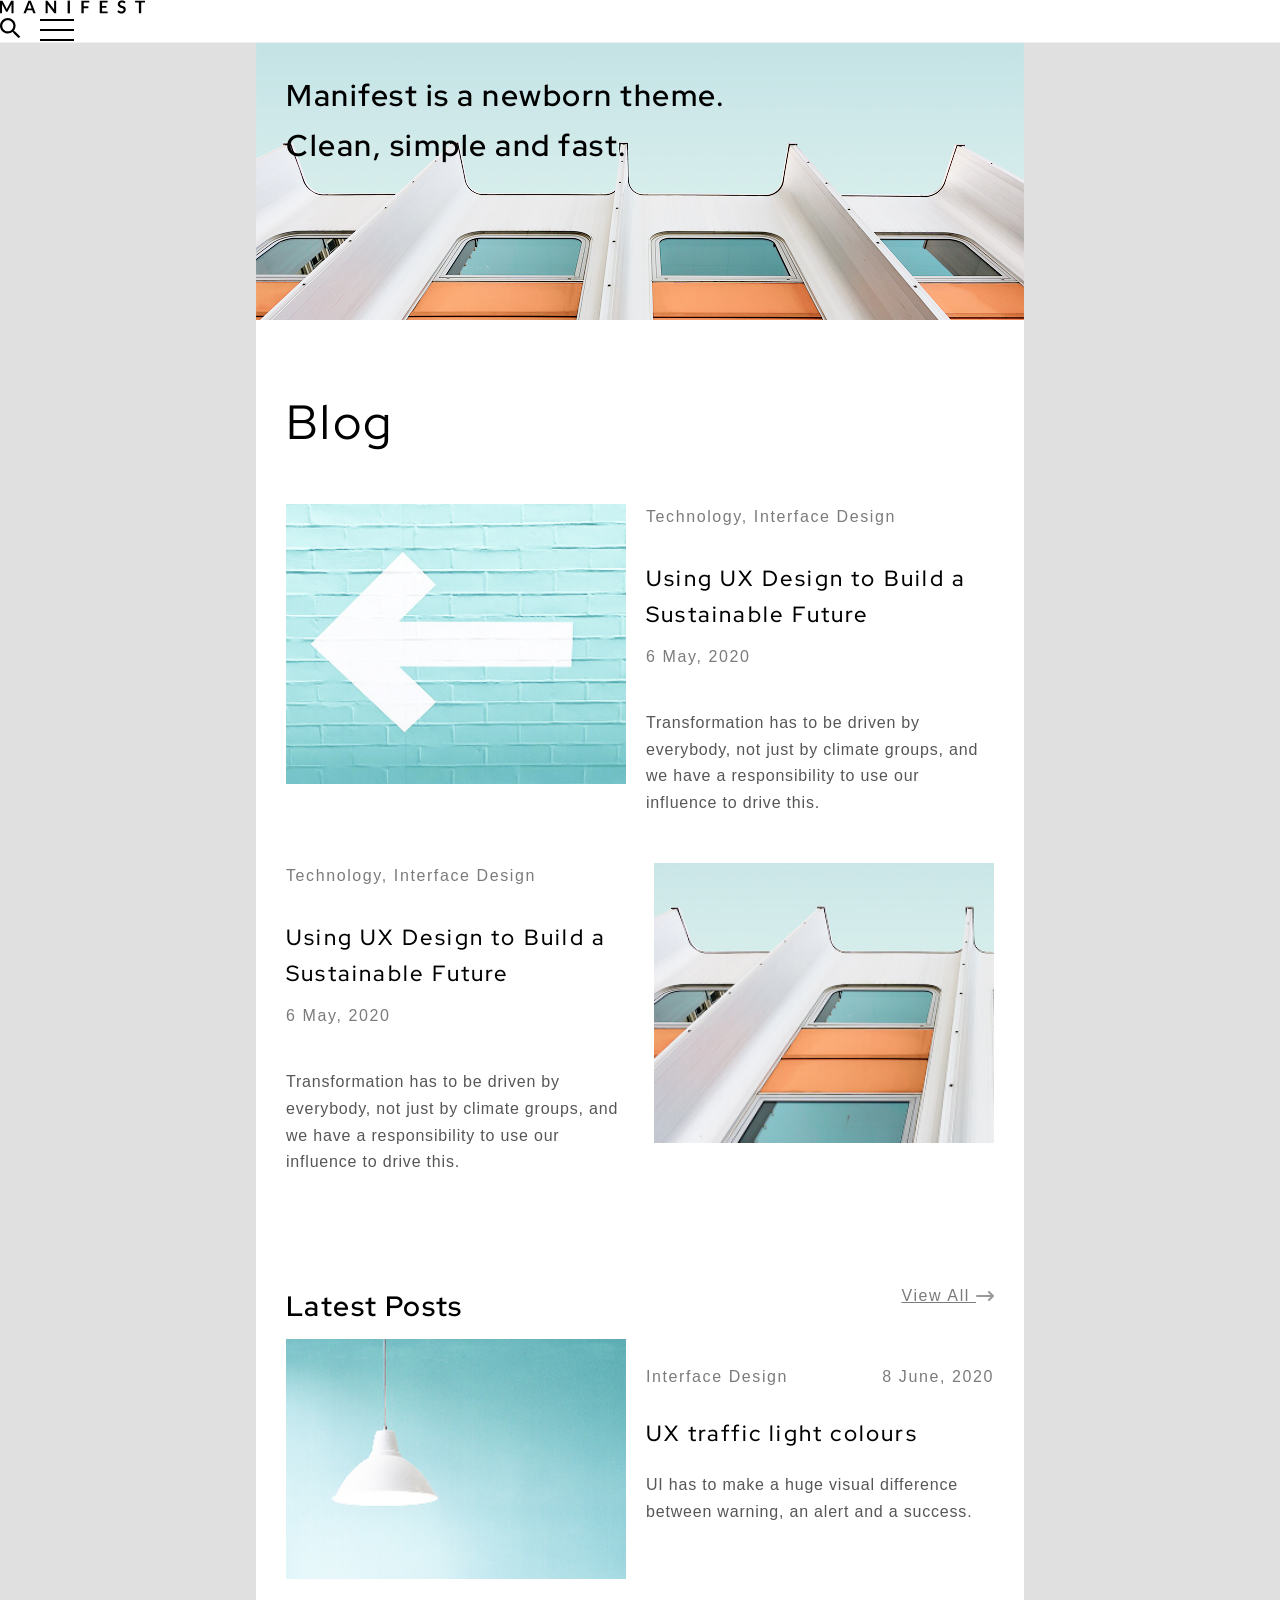
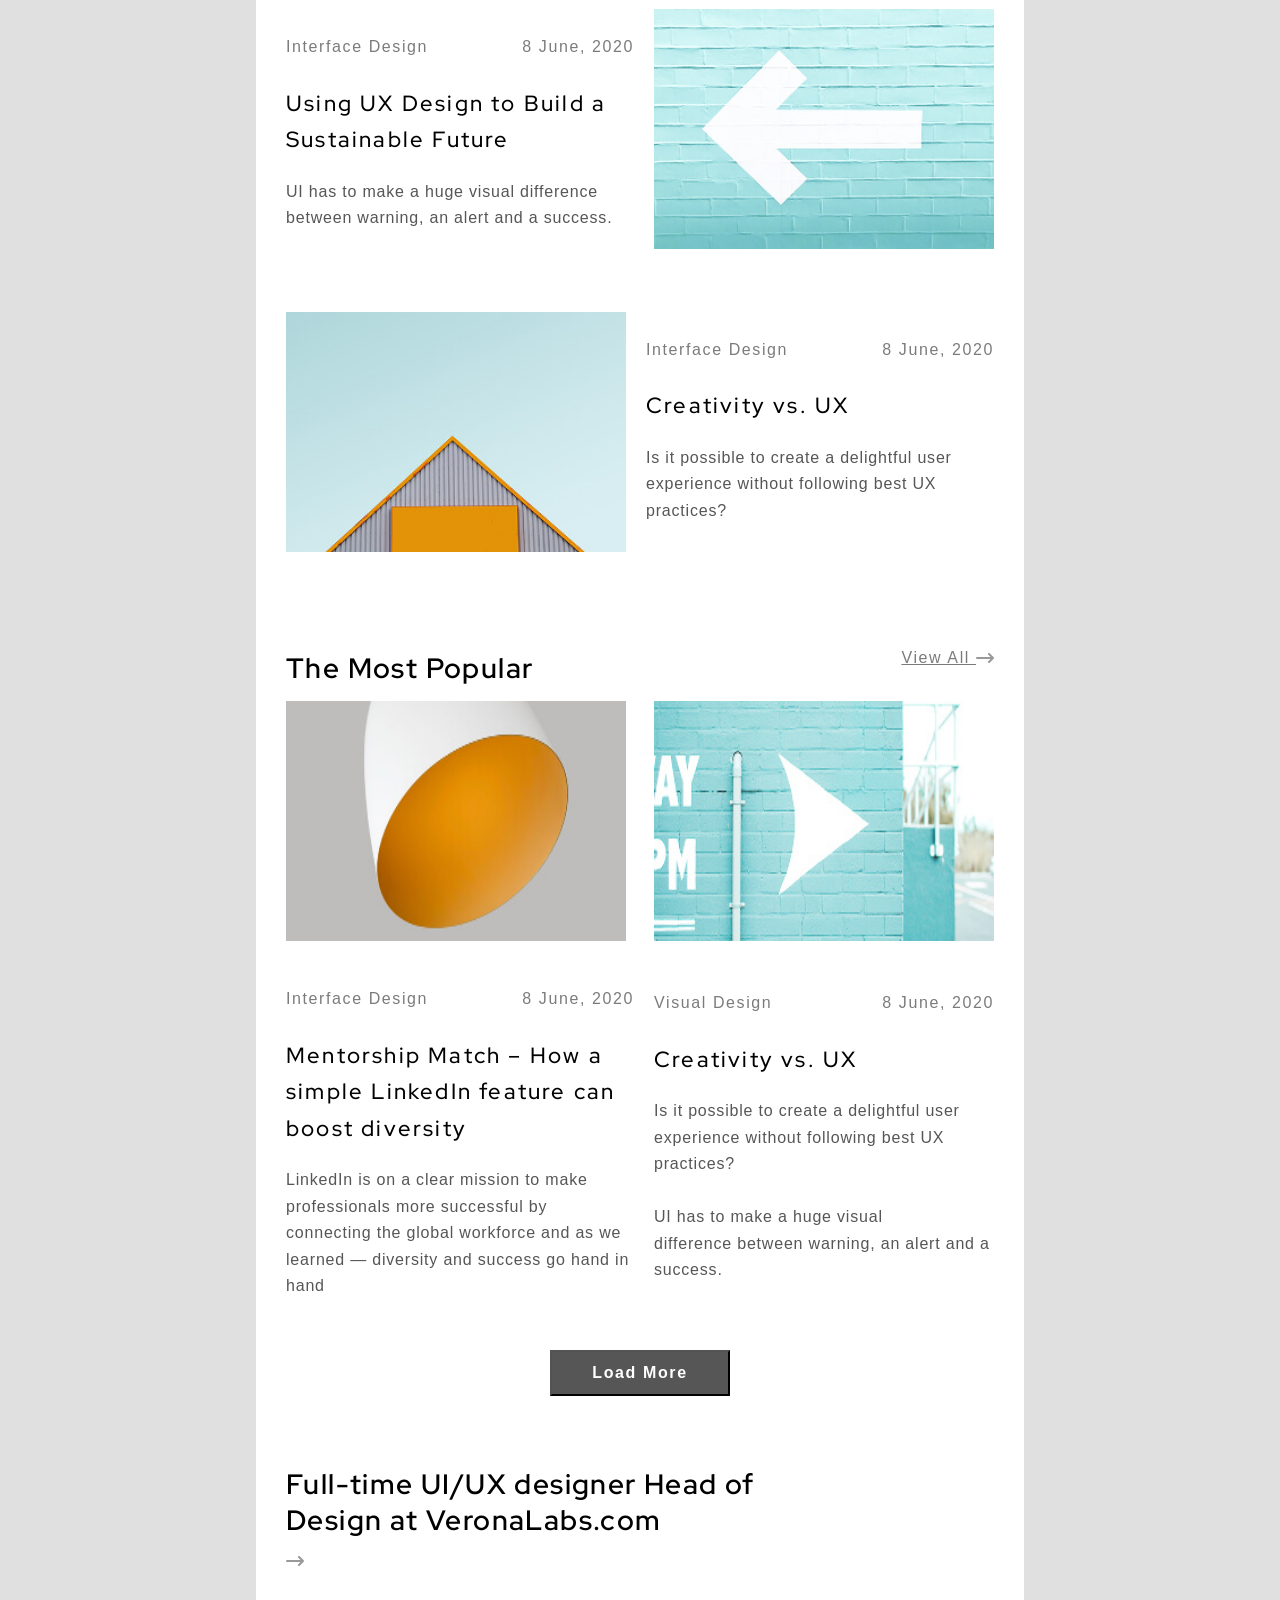
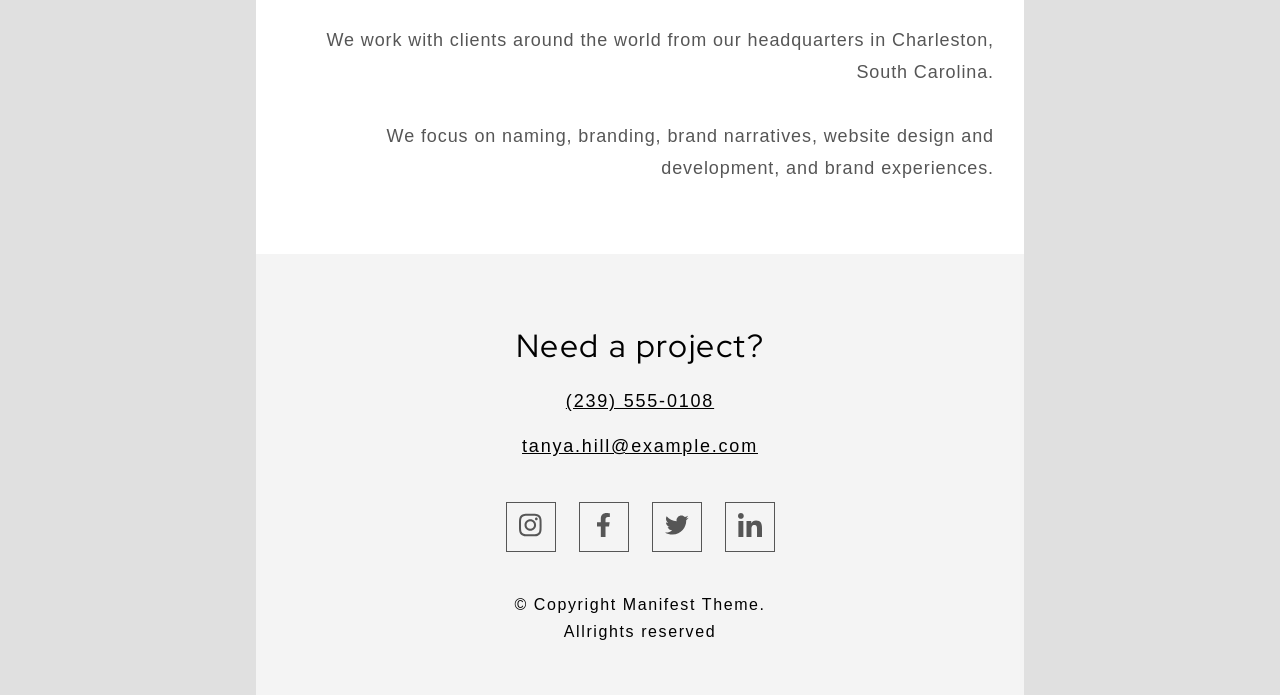
<file: Index.html>
<!doctype html>
<html lang="en">
  <head>
    <meta charset="UTF-8" />
    <meta name="viewport" content="width=device-width, initial-scale=1.0" />
    <title>Manifest</title>
    <link rel="preconnect" href="https://fonts.googleapis.com">
<link rel="preconnect" href="https://fonts.gstatic.com" crossorigin>
<link href="https://fonts.googleapis.com/css2?family=Red+Hat+Display:ital,wght@0,300..900;1,300..900&display=swap" rel="stylesheet">
    <link rel="stylesheet" href="./style.css" />
  </head>
  <body>
    <header class="header">
      <a href="." class="logo"
        ><svg class="" width="145" height="14">
          <use href="./img/sprite.svg#icon-Logo"></use></svg
      ></a>
      <div class="icons">
        <div class="search-icon">
          <svg class="" width="20" height="20">
            <use href="./img/sprite.svg#icon-search"></use>
          </svg>
        </div>
        <div class="menu-icon">
          <svg class="" width="34" height="22">
            <use href="./img/sprite.svg#icon-hamburger1"></use>
          </svg>
        </div>
      </div>
    </header>
    <div class="container hero-section">
      <h1 class="hero-titel">
        Manifest is a newborn theme. Clean, simple and fast.
      </h1>
    </div>

    <div class="container blog-section">

      
      <article class="blog-post">
        <h2 class="page-title">Blog</h2>

<ul class="blog-list">
          <li class="blog-item first ">
         <div class="blog-item-first">
              <p class="post-categories">Technology, Interface Design</p>
      
              <h3 class="post-title">
                Using UX Design to Build a Sustainable Future
              </h3>
      
              <p class="post-date">6 May, 2020</p>
      
              <p class="post-excerpt">
                Transformation has to be driven by everybody, not just by climate
                groups, and we have a responsibility to use our influence to drive
                this.
              </p>
         </div>
    
            <div class="post-image">
              <img class="image" src="./img/320/image (1).jpg" alt="UX Design illustration" />
            </div>
          </li>
          <li class="blog-item">
           <div class="blog-item-first">
              <p class="post-categories">Technology, Interface Design</p>
      
              <h3 class="post-title">
                Using UX Design to Build a Sustainable Future
              </h3>
      
              <p class="post-date">6 May, 2020</p>
      
              <p class="post-excerpt">
                Transformation has to be driven by everybody, not just by climate
                groups, and we have a responsibility to use our influence to drive
                this.
              </p>
           </div>
    
            <div class="post-image">
              <img class="image" src="./img/320/image.jpg" alt="UX Design illustration" />
            </div>
          </li>
</ul>
      </article>
    </div>
 <div class="container posts-section">

  <section class=" latest-posts">
    
    <div class="section-header">
        <h2 class="section-title">Latest Posts</h2>
        <a href="." class="view-all">View All 
            <svg width="18" height="10" viewBox="0 0 18 10" fill="none" xmlns="http://www.w3.org/2000/svg">
                <path d="M13 1L17 5M17 5L13 9M17 5H1" stroke="#999" stroke-width="2" stroke-linecap="round" stroke-linejoin="round"/>
            </svg>
        </a>
    </div>

  
    <div class="posts-list">
        
        <article class="post-card">
            <img  src="./img/320/image-1 (1).jpg" alt="UX traffic light" class="post-image">
          <div>
              <div class="post-meta">
                  <span class="category">Interface Design</span>
                  <span class="date">8 June, 2020</span>
              </div>
              <h3 class="post-card-title">UX traffic light colours</h3>
              <p class="post-card-excerpt">UI has to make a huge visual difference between warning, an alert and a success.</p>
          </div>
        </article>

        
        <article class="post-card first">
            <img src="./img/320/image-2 (1).jpg" alt="Sustainable Future" class="post-image">
           <div>
              <div class="post-meta">
                  <span class="category">Interface Design</span>
                  <span class="date">8 June, 2020</span>
              </div>
              <h3 class="post-card-title">Using UX Design to Build a Sustainable Future</h3>
              <p class="post-card-excerpt">UI has to make a huge visual difference between warning, an alert and a success.</p>
           </div>
        </article>

        <article class="post-card">
            <img src="./img/320/image-1.jpg" alt="Creativity vs UX" class="post-image">
            <div>
              <div class="post-meta">
                  <span class="category">Interface Design</span>
                  <span class="date">8 June, 2020</span>
              </div>
              <h3 class="post-card-title">Creativity vs. UX</h3>
              <p class="post-card-excerpt">Is it possible to create a delightful user experience without following best UX practices?</p>
            </div>
        </article>

    </div>
</section>
 </div>

<div class="container">
   <section class=" popular-posts">
    
      <div class="section-header">
          <h2 class="section-title">The Most Popular</h2>
          <a href="." class="view-all">View All 
              <svg width="18" height="10" viewBox="0 0 18 10" fill="none" xmlns="http://www.w3.org/2000/svg">
                  <path d="M13 1L17 5M17 5L13 9M17 5H1" stroke="#999" stroke-width="2" stroke-linecap="round" stroke-linejoin="round"/>
              </svg>
          </a>
      </div>
  
      <div class="posts-list-pop">
         
          <article class="post-card second">
              <img src="./img/320/image-2.jpg" alt="Mentorship Match" class="post-image pop">
             <div>
                <div class="post-meta">
                    <span class="category">Interface Design</span>
                    <span class="date">8 June, 2020</span>
                </div>
                <h3 class="post-card-title">Mentorship Match – How a simple LinkedIn feature can boost diversity</h3>
                <p class="post-card-excerpt">LinkedIn is on a clear mission to make professionals more successful by connecting the global workforce and as we learned — diversity and success go hand in hand</p>
             </div>
          </article>
  
          
          <article class="post-card second">
              <div class="video-container">
                  <img src="./img/320/Image-3.jpg" alt="Creativity vs UX" class="post-image pop">
                  
                  
              </div>

            <div>
                <div class="post-meta">
                    <span class="category">Visual Design</span>
                    <span class="date">8 June, 2020</span>
                </div>
                <h3 class="post-card-title">Creativity vs. UX</h3>
                <p class="post-card-excerpt">Is it possible to create a delightful user experience without following best UX practices? <br>
                  <br> UI has to make a huge visual <br> difference between warning, an alert and a success.</p>
            </div>
          </article>
     
  </div>
     
      <button class="load-more-btn">Load More</button>
  </section>
</div>

<div class="container section-time">

 

<div >
          <h2 class="section-title">Full-time UI/UX designer
Head of Design at VeronaLabs.com</h2>
          <a href="." class="view-all"> 
              <svg width="18" height="10" viewBox="0 0 18 10" fill="none" xmlns="http://www.w3.org/2000/svg">
                  <path d="M13 1L17 5M17 5L13 9M17 5H1" stroke="#999" stroke-width="2" stroke-linecap="round" stroke-linejoin="round"/>
              </svg>
          </a>
          
      </div>
       <p class="post-card-time">We work with clients around the world from our headquarters in Charleston, South Carolina. <br>
        <br>
We focus on naming, branding, brand narratives, website design and development, and brand experiences.</p>
      

</div>

<footer class="footer container">
  <div class="footer-one">
      <div class="footer-one-title">
        <h2 class="footer-title">Need a project?</h2>
        
        <div class="footer-contacts">
            <a href="tel:2395550108" class="contact-link">(239) 555-0108</a>
            <a href="mailto:tanya.hill@example.com" class="contact-link">tanya.hill@example.com</a>
        </div>
      </div>
  
     
      <div class="social-icons">
          <div class="box">
            <a href="." class="social-box">  <svg class="" width="24" height="24">
                          <use href="./img/sprite.svg#icon-i"></use>
                        </svg></a>
          </div>
          <div class="box">
            <a href="." class="social-box"><svg class="" width="24" height="24">
                          <use href="./img/sprite.svg#icon-f"></use>
                        </svg></a>
          </div>
        <div class="box">
            <a href="." class="social-box active"><svg class="" width="30" height="24">
                          <use href="./img/sprite.svg#icon-t"></use>
                        </svg></a>
        </div>
          <div class="box">
            <a href="." class="social-box"> <svg class="" width="24" height="24">
                          <use href="./img/sprite.svg#icon-l"></use>
                        </svg></a>
          </div>
      </div>
  </div>

    <p class="copyright">
        © Copyright Manifest Theme.<br>
        Allrights reserved
    </p>
</footer>



   
  </body>
</html>
</file>
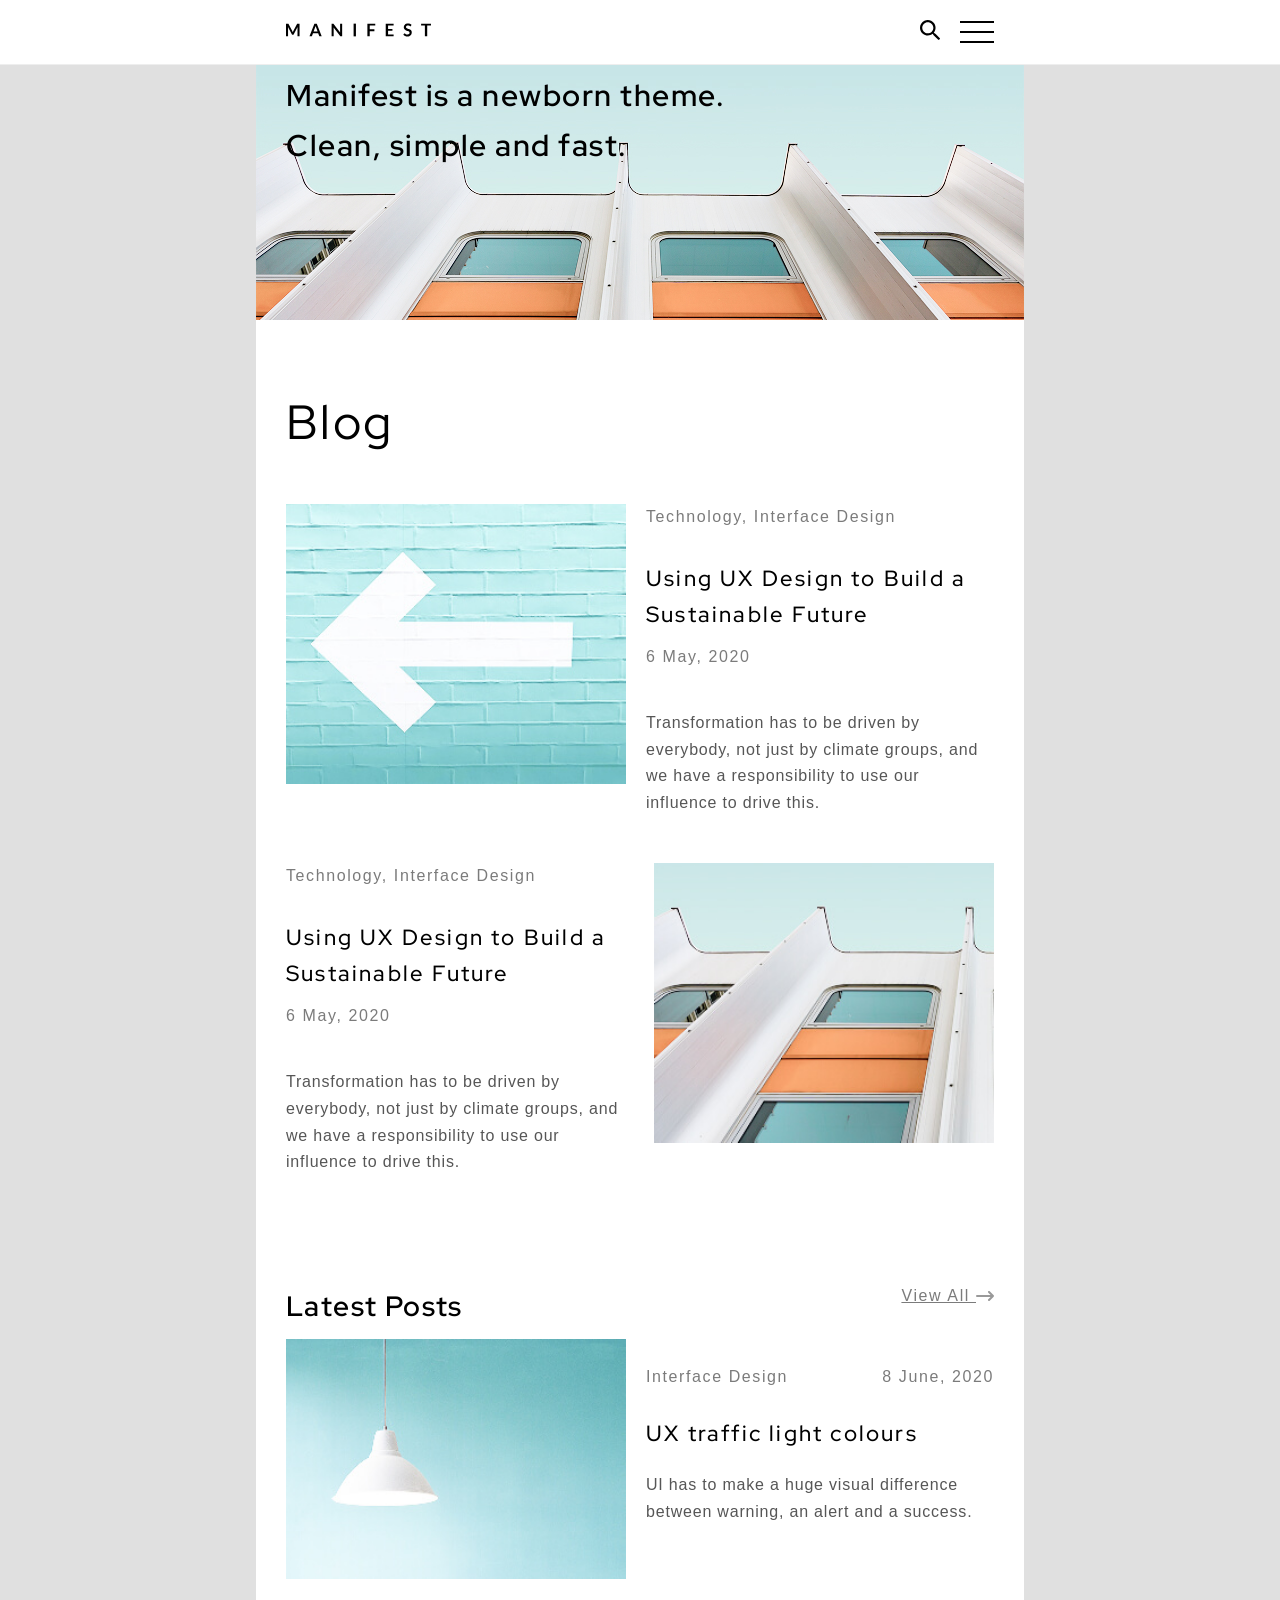
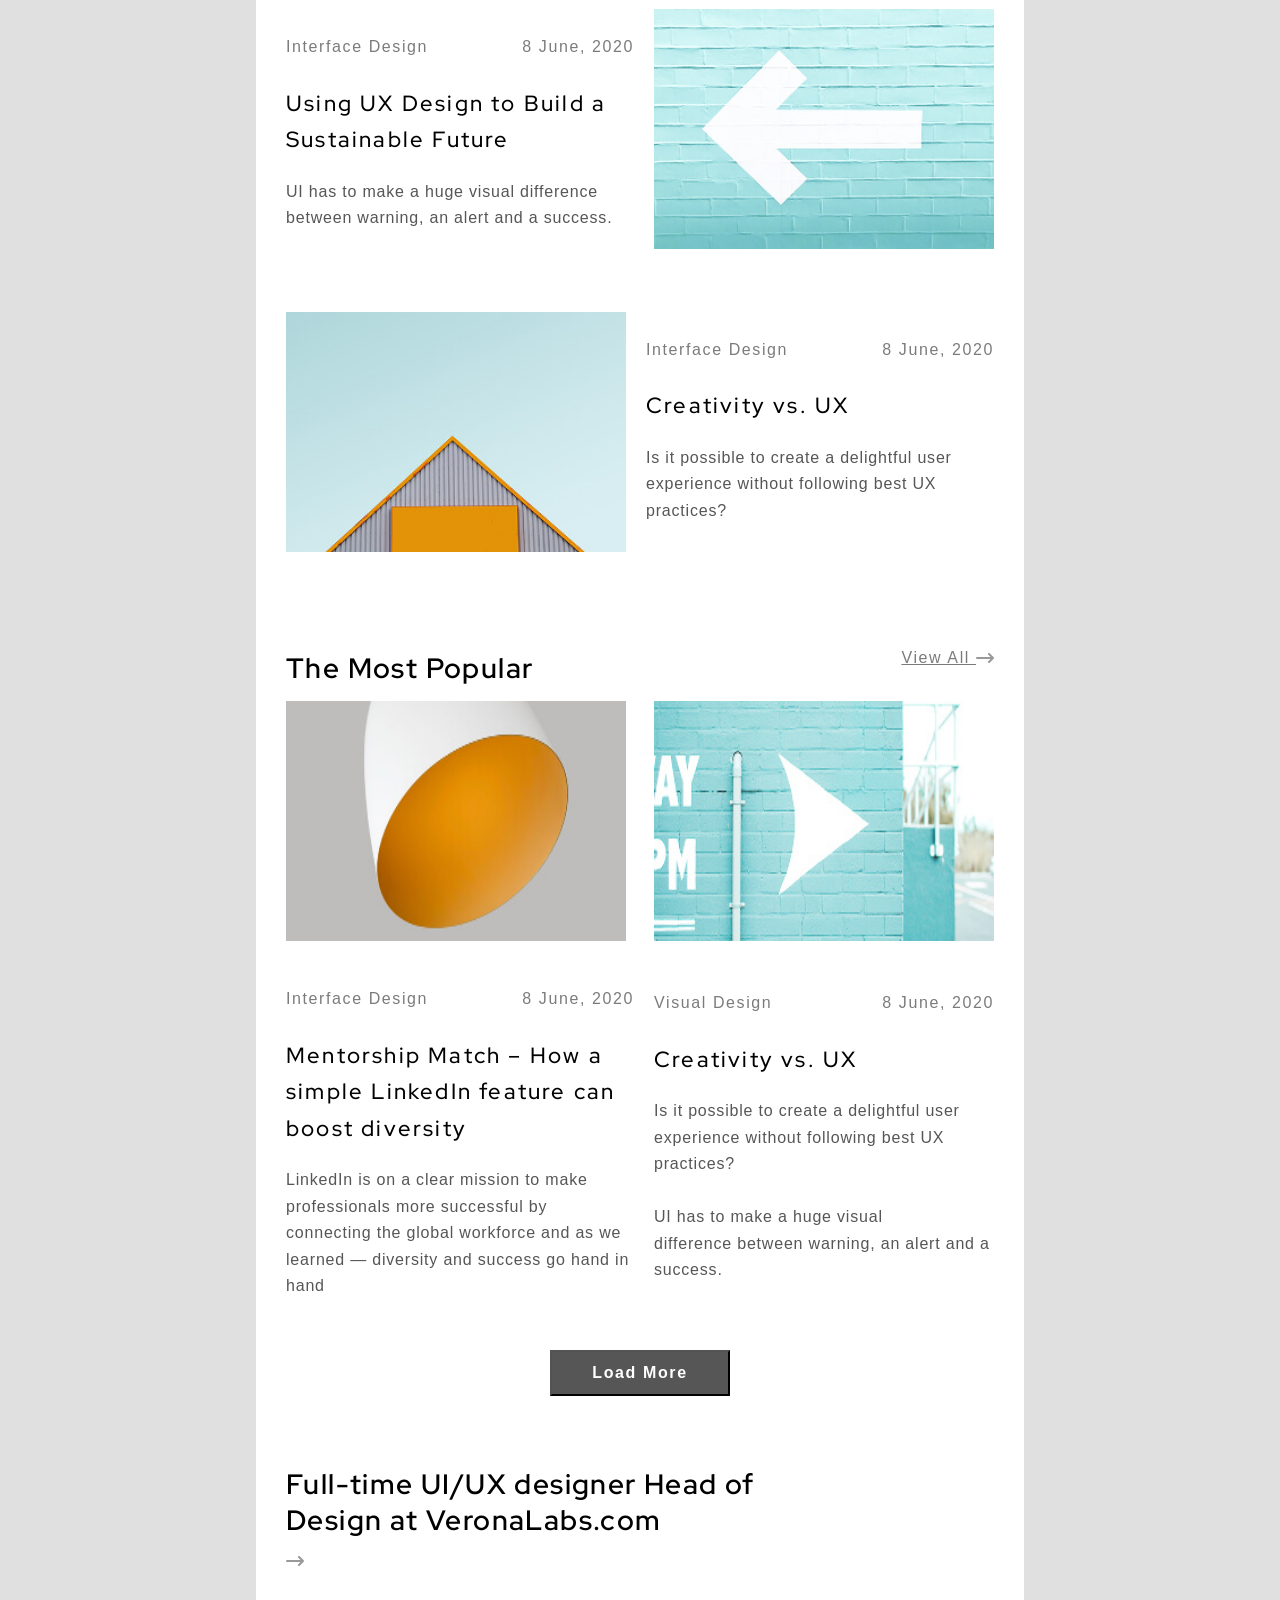
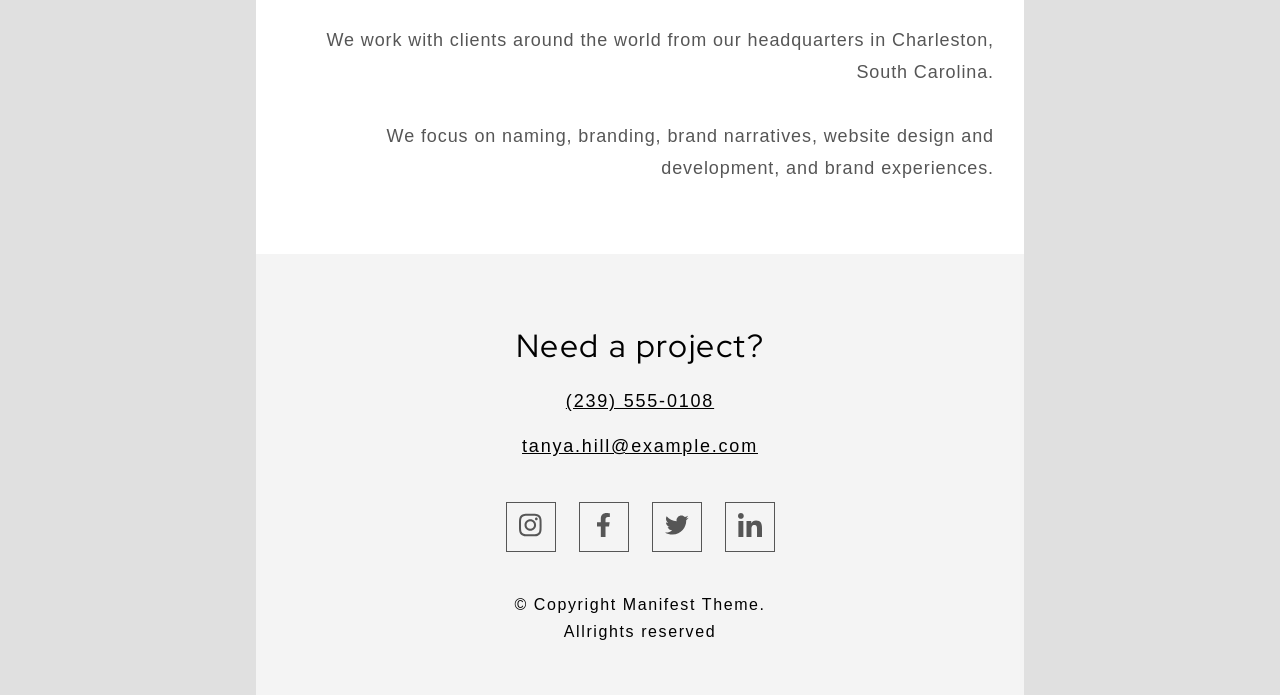
<file: index.html>
<!doctype html>
<html lang="en">
  <head>
    <meta charset="UTF-8" />
    <meta name="viewport" content="width=device-width, initial-scale=1.0" />
    <title>Manifest</title>
    <link rel="preconnect" href="https://fonts.googleapis.com">
<link rel="preconnect" href="https://fonts.gstatic.com" crossorigin>
<link href="https://fonts.googleapis.com/css2?family=Red+Hat+Display:ital,wght@0,300..900;1,300..900&display=swap" rel="stylesheet">
    <link rel="stylesheet" href="./style.css" />
  </head>
  <body>
    <header class="header">
     <div class="header-container">
        <a href="." class="logo"
          ><svg class="" width="145" height="14">
            <use href="./img/sprite.svg#icon-Logo"></use></svg
        ></a>
  
   <nav class="main-nav">
        <ul class="nav-list">
          <li><a href="#Home">Home</a></li>
          <li><a href="#About">About</a></li>
          <li><a href="#Works">Works</a></li>
          <li><a href="#Blog">Blog</a></li>
          <li><a href="#Contact">Contact</a></li>
  
  
        </ul>
      </nav>
  
        <div class="icons">
          <div class="search-icon">
            <svg class="" width="20" height="20">
              <use href="./img/sprite.svg#icon-search"></use>
            </svg>
          </div>
          <button type="button" class="menu-icon">
  <svg width="34" height="22">
    <use href="./img/sprite.svg#icon-hamburger1"></use>
  </svg>
</button>
        </div>
     </div>

    </header>


    <div class="container hero-section" id="Home">
      <h1 class="hero-titel">
        Manifest is a newborn theme. Clean, simple and fast.
      </h1>
    </div>

    <div class="container blog-section" id="Blog">

      
      <article class="blog-post">
        <h2 class="page-title">Blog</h2>

<ul class="blog-list">
          <li class="blog-item first ">
         <div class="blog-item-first">
              <p class="post-categories">Technology, Interface Design</p>
      
              <h3 class="post-title">
                Using UX Design to Build a Sustainable Future
              </h3>
      
              <p class="post-date">6 May, 2020</p>
      
              <p class="post-excerpt">
                Transformation has to be driven by everybody, not just by climate
                groups, and we have a responsibility to use our influence to drive
                this.
              </p>
         </div>
    
            <div class="post-image">
              <img class="image" src="./img/320/image (1).jpg" alt="UX Design illustration" />
            </div>
          </li>
          <li class="blog-item">
           <div class="blog-item-first">
              <p class="post-categories">Technology, Interface Design</p>
      
              <h3 class="post-title">
                Using UX Design to Build a Sustainable Future
              </h3>
      
              <p class="post-date">6 May, 2020</p>
      
              <p class="post-excerpt">
                Transformation has to be driven by everybody, not just by climate
                groups, and we have a responsibility to use our influence to drive
                this.
              </p>
           </div>
    
            <div class="post-image">
              <img class="image" src="./img/320/image.jpg" alt="UX Design illustration" />
            </div>
          </li>
</ul>
      </article>
    </div>
 <div class="container posts-section">

  <section class=" latest-posts" id="Works">
    
    <div class="section-header">
        <h2 class="section-title">Latest Posts</h2>
        <a href="." class="view-all">View All 
            <svg width="18" height="10" viewBox="0 0 18 10" fill="none" xmlns="http://www.w3.org/2000/svg">
                <path d="M13 1L17 5M17 5L13 9M17 5H1" stroke="#999" stroke-width="2" stroke-linecap="round" stroke-linejoin="round"/>
            </svg>
        </a>
    </div>

  
    <div class="posts-list">
        
        <article class="post-card">
            <img  src="./img/320/image-1 (1).jpg" alt="UX traffic light" class="post-image">
          <div>
              <div class="post-meta">
                  <span class="category">Interface Design</span>
                  <span class="date">8 June, 2020</span>
              </div>
              <h3 class="post-card-title">UX traffic light colours</h3>
              <p class="post-card-excerpt">UI has to make a huge visual difference between warning, an alert and a success.</p>
          </div>
        </article>

        
        <article class="post-card first">
            <img src="./img/320/image-2 (1).jpg" alt="Sustainable Future" class="post-image">
           <div>
              <div class="post-meta">
                  <span class="category">Interface Design</span>
                  <span class="date">8 June, 2020</span>
              </div>
              <h3 class="post-card-title">Using UX Design to Build a Sustainable Future</h3>
              <p class="post-card-excerpt">UI has to make a huge visual difference between warning, an alert and a success.</p>
           </div>
        </article>

        <article class="post-card">
            <img src="./img/320/image-1.jpg" alt="Creativity vs UX" class="post-image">
            <div>
              <div class="post-meta">
                  <span class="category">Interface Design</span>
                  <span class="date">8 June, 2020</span>
              </div>
              <h3 class="post-card-title">Creativity vs. UX</h3>
              <p class="post-card-excerpt">Is it possible to create a delightful user experience without following best UX practices?</p>
            </div>
        </article>

    </div>
</section>
 </div>

<div class="container">
   <section class=" popular-posts"  id="About">
    
      <div class="section-header">
          <h2 class="section-title">The Most Popular</h2>
          <a href="." class="view-all">View All 
              <svg width="18" height="10" viewBox="0 0 18 10" fill="none" xmlns="http://www.w3.org/2000/svg">
                  <path d="M13 1L17 5M17 5L13 9M17 5H1" stroke="#999" stroke-width="2" stroke-linecap="round" stroke-linejoin="round"/>
              </svg>
          </a>
      </div>
  
      <div class="posts-list-pop">
         
          <article class="post-card second">
              <img src="./img/320/image-2.jpg" alt="Mentorship Match" class="post-image pop">
             <div>
                <div class="post-meta">
                    <span class="category">Interface Design</span>
                    <span class="date">8 June, 2020</span>
                </div>
                <h3 class="post-card-title">Mentorship Match – How a simple LinkedIn feature can boost diversity</h3>
                <p class="post-card-excerpt">LinkedIn is on a clear mission to make professionals more successful by connecting the global workforce and as we learned — diversity and success go hand in hand</p>
             </div>
          </article>
  
          
          <article class="post-card second">
              <div class="video-container">
                  <img src="./img/320/Image-3.jpg" alt="Creativity vs UX" class="post-image pop">
                  
                  
              </div>

            <div>
                <div class="post-meta">
                    <span class="category">Visual Design</span>
                    <span class="date">8 June, 2020</span>
                </div>
                <h3 class="post-card-title">Creativity vs. UX</h3>
                <p class="post-card-excerpt">Is it possible to create a delightful user experience without following best UX practices? <br>
                  <br> UI has to make a huge visual <br> difference between warning, an alert and a success.</p>
            </div>
          </article>
     
  </div>
     
      <button class="load-more-btn">Load More</button>
  </section>
</div>

<div class="container section-time" >

 

<div >
          <h2 class="section-title">Full-time UI/UX designer
Head of Design at VeronaLabs.com</h2>
          <a href="." class="view-all"> 
              <svg width="18" height="10" viewBox="0 0 18 10" fill="none" xmlns="http://www.w3.org/2000/svg">
                  <path d="M13 1L17 5M17 5L13 9M17 5H1" stroke="#999" stroke-width="2" stroke-linecap="round" stroke-linejoin="round"/>
              </svg>
          </a>
          
      </div>
       <p class="post-card-time">We work with clients around the world from our headquarters in Charleston, South Carolina. <br>
        <br>
We focus on naming, branding, brand narratives, website design and development, and brand experiences.</p>
      

</div>

<footer class="footer container" id="Contact">
  <div class="footer-one">
      <div class="footer-one-title">
        <h2 class="footer-title">Need a project?</h2>
        
        <div class="footer-contacts">
            <a href="tel:2395550108" class="contact-link">(239) 555-0108</a>
            <a href="mailto:tanya.hill@example.com" class="contact-link">tanya.hill@example.com</a>
        </div>
      </div>
  
     
      <div class="social-icons">
          <div class="box">
            <a href="." class="social-box">  <svg class="" width="24" height="24">
                          <use href="./img/sprite.svg#icon-i"></use>
                        </svg></a>
          </div>
          <div class="box">
            <a href="." class="social-box"><svg class="" width="24" height="24">
                          <use href="./img/sprite.svg#icon-f"></use>
                        </svg></a>
          </div>
        <div class="box">
            <a href="." class="social-box active"><svg class="" width="30" height="24">
                          <use href="./img/sprite.svg#icon-t"></use>
                        </svg></a>
        </div>
          <div class="box">
            <a href="." class="social-box"> <svg class="" width="24" height="24">
                          <use href="./img/sprite.svg#icon-l"></use>
                        </svg></a>
          </div>
      </div>
  </div>

    <p class="copyright">
        © Copyright Manifest Theme.<br>
        Allrights reserved
    </p>
</footer>


<div class="backdrop">
<div class="modal">
  <nav class="modal-nav">
        <ul class="modal-list">
          <li><a href="#Home">Home</a></li>
          <li><a href="#About">About</a></li>
          <li><a href="#Works">Works</a></li>
          <li><a href="#Blog">Blog</a></li>
          <li><a href="#Contact">Contact</a></li>
  
  
        </ul>
      </nav>
</div>

</div>
   <script src="./script.js"></script>
  </body>
</html>
</file>
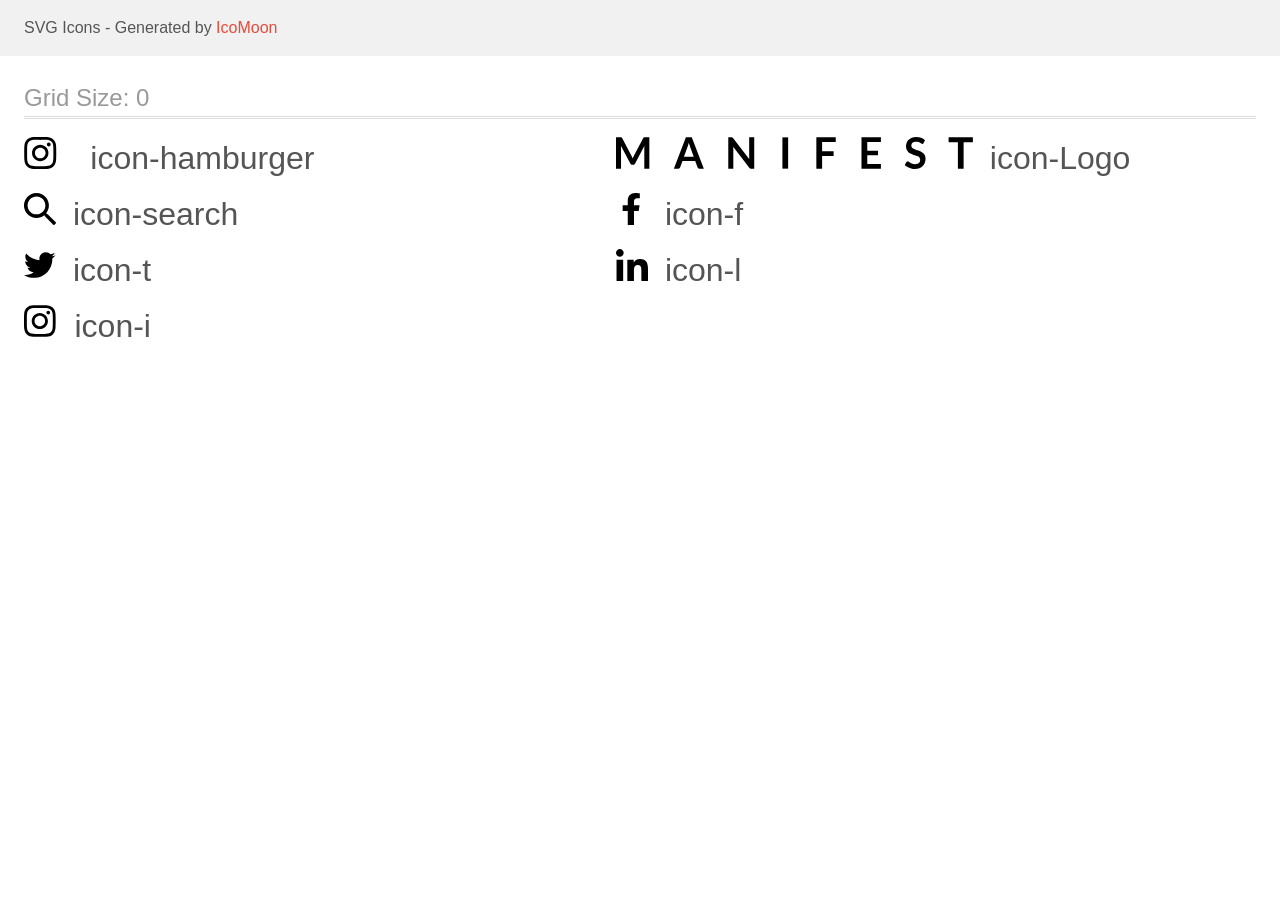
<file: img/icomoon/demo.html>
<!doctype html>
<html>
<head>
    <title>IcoMoon - SVG Icons</title>
    <meta charset="utf-8">
    <meta name="viewport" content="width=device-width, initial-scale=1">
    <link rel="stylesheet" href="demo-files/demo.css">
    <link rel="stylesheet" href="style.css">
</head>
<body>
<svg aria-hidden="true" style="position: absolute; width: 0; height: 0; overflow: hidden;" version="1.1" xmlns="http://www.w3.org/2000/svg" xmlns:xlink="http://www.w3.org/1999/xlink">
<defs>
<symbol id="icon-hamburger" viewBox="0 0 49 32">
<path d="M16.012 7.798c-4.543 0-8.207 3.664-8.207 8.207s3.664 8.207 8.207 8.207c4.543 0 8.207-3.664 8.207-8.207s-3.664-8.207-8.207-8.207zM16.012 21.341c-2.936 0-5.336-2.393-5.336-5.336s2.393-5.336 5.336-5.336 5.336 2.393 5.336 5.336c0 2.943-2.4 5.336-5.336 5.336zM26.47 7.463c0 1.064-0.857 1.914-1.914 1.914-1.064 0-1.914-0.857-1.914-1.914s0.857-1.914 1.914-1.914c1.057 0 1.914 0.857 1.914 1.914zM31.905 9.405c-0.121-2.564-0.707-4.836-2.586-6.707-1.871-1.871-4.143-2.457-6.707-2.586-2.643-0.15-10.564-0.15-13.207 0-2.557 0.121-4.829 0.707-6.707 2.579s-2.457 4.143-2.586 6.707c-0.15 2.643-0.15 10.564 0 13.207 0.121 2.564 0.707 4.836 2.586 6.707s4.143 2.457 6.707 2.586c2.643 0.15 10.564 0.15 13.207 0 2.564-0.121 4.836-0.707 6.707-2.586 1.872-1.871 2.457-4.143 2.586-6.707 0.15-2.643 0.15-10.557 0-13.2zM28.491 25.441c-0.557 1.4-1.636 2.479-3.043 3.043-2.107 0.836-7.107 0.643-9.436 0.643s-7.336 0.186-9.436-0.643c-1.4-0.557-2.479-1.636-3.043-3.043-0.836-2.107-0.643-7.107-0.643-9.436s-0.186-7.336 0.643-9.436c0.557-1.4 1.636-2.479 3.043-3.043 2.107-0.836 7.107-0.643 9.436-0.643s7.336-0.186 9.436 0.643c1.4 0.557 2.479 1.636 3.043 3.043 0.836 2.107 0.643 7.107 0.643 9.436s0.193 7.336-0.643 9.436z"></path>
</symbol>
<symbol id="icon-Logo" viewBox="0 0 357 32">
<path d="M15.444 18.663c0.241 0.462 0.461 0.945 0.659 1.451 0.213 0.491 0.418 0.989 0.617 1.494 0.199-0.52 0.404-1.032 0.617-1.537s0.44-0.989 0.681-1.451l9.105-17.342c0.113-0.216 0.227-0.39 0.34-0.52 0.128-0.13 0.262-0.224 0.404-0.281 0.156-0.058 0.326-0.094 0.511-0.108s0.404-0.022 0.659-0.022h4.318v31.307h-5.042v-20.222c0-0.375 0.007-0.787 0.021-1.234 0.028-0.447 0.064-0.902 0.106-1.364l-9.296 17.754c-0.213 0.404-0.489 0.722-0.83 0.953-0.34 0.216-0.737 0.325-1.191 0.325h-0.787c-0.454 0-0.851-0.108-1.191-0.325-0.34-0.231-0.617-0.548-0.83-0.953l-9.424-17.819c0.057 0.476 0.092 0.945 0.106 1.407 0.028 0.447 0.043 0.866 0.043 1.256v20.222h-5.042v-31.307h4.318c0.255 0 0.475 0.007 0.659 0.022s0.347 0.051 0.489 0.108c0.156 0.058 0.298 0.152 0.425 0.281s0.248 0.303 0.362 0.52l9.19 17.386z"></path>
<path d="M87.863 31.654h-4.425c-0.496 0-0.908-0.123-1.234-0.368-0.312-0.26-0.539-0.577-0.681-0.953l-2.297-6.387h-12.742l-2.297 6.387c-0.113 0.332-0.34 0.635-0.681 0.91-0.326 0.274-0.73 0.411-1.213 0.411h-4.446l12.083-31.307h5.85l12.083 31.307zM67.952 19.832h9.807l-3.744-10.414c-0.17-0.462-0.362-1.003-0.574-1.624-0.199-0.635-0.397-1.321-0.596-2.057-0.198 0.736-0.397 1.422-0.596 2.057-0.184 0.635-0.368 1.191-0.553 1.667l-3.744 10.371z"></path>
<path d="M115.302 0.346c0.255 0 0.468 0.014 0.638 0.043 0.17 0.014 0.319 0.058 0.447 0.13 0.142 0.058 0.276 0.152 0.404 0.281 0.127 0.115 0.269 0.274 0.425 0.476l16.146 20.936c-0.057-0.505-0.099-0.996-0.128-1.472-0.014-0.491-0.021-0.945-0.021-1.364v-19.031h5.041v31.307h-2.957c-0.454 0-0.83-0.072-1.127-0.217s-0.589-0.404-0.872-0.779l-16.082-20.85c0.043 0.462 0.071 0.924 0.085 1.386 0.028 0.447 0.042 0.859 0.042 1.234v19.226h-5.041v-31.307h2.999z"></path>
<path d="M172.178 31.654h-5.744v-31.307h5.744v31.307z"></path>
<path d="M219.784 0.346v4.633h-13.636v9.267h11.508v4.655h-11.508v12.752h-5.765v-31.307h19.4z"></path>
<path d="M264.945 0.346v4.633h-13.634v8.682h10.742v4.482h-10.742v8.855h13.634v4.655h-19.4v-31.307h19.4z"></path>
<path d="M307.65 6.041c-0.155 0.318-0.34 0.541-0.554 0.671-0.197 0.13-0.438 0.195-0.721 0.195-0.286 0-0.603-0.108-0.958-0.325-0.354-0.231-0.773-0.484-1.255-0.758s-1.049-0.52-1.703-0.736c-0.638-0.231-1.396-0.346-2.274-0.346-0.795 0-1.489 0.101-2.085 0.303-0.581 0.188-1.078 0.455-1.489 0.801-0.396 0.346-0.694 0.765-0.894 1.256-0.199 0.476-0.298 1.003-0.298 1.581 0 0.736 0.199 1.35 0.596 1.84 0.411 0.491 0.95 0.909 1.617 1.256s1.425 0.657 2.274 0.931c0.852 0.274 1.718 0.57 2.597 0.888 0.894 0.303 1.765 0.664 2.617 1.083 0.849 0.404 1.61 0.924 2.274 1.559 0.667 0.621 1.199 1.386 1.598 2.295 0.411 0.909 0.615 2.014 0.615 3.313 0 1.415-0.241 2.742-0.724 3.984-0.468 1.227-1.162 2.302-2.085 3.226-0.906 0.909-2.021 1.631-3.338 2.165-1.319 0.52-2.831 0.779-4.532 0.779-0.98 0-1.942-0.101-2.892-0.303-0.95-0.188-1.866-0.462-2.745-0.823-0.866-0.361-1.681-0.794-2.447-1.299-0.751-0.505-1.425-1.068-2.021-1.689l1.659-2.793c0.155-0.202 0.34-0.368 0.554-0.498 0.226-0.144 0.475-0.217 0.743-0.217 0.354 0 0.738 0.152 1.15 0.455 0.411 0.289 0.894 0.613 1.447 0.974 0.566 0.361 1.226 0.693 1.977 0.996 0.766 0.289 1.681 0.433 2.745 0.433 1.632 0 2.892-0.39 3.786-1.169 0.894-0.794 1.342-1.927 1.342-3.399 0-0.823-0.207-1.494-0.618-2.014-0.396-0.52-0.928-0.953-1.595-1.299-0.667-0.361-1.425-0.664-2.277-0.909-0.849-0.245-1.716-0.512-2.594-0.801s-1.745-0.635-2.594-1.039c-0.852-0.404-1.61-0.931-2.277-1.581s-1.206-1.458-1.617-2.425c-0.396-0.982-0.596-2.187-0.596-3.616 0-1.14 0.222-2.252 0.66-3.334 0.455-1.083 1.108-2.042 1.957-2.88 0.866-0.837 1.922-1.508 3.17-2.014s2.673-0.758 4.276-0.758c1.814 0 3.488 0.289 5.019 0.866 1.534 0.577 2.838 1.386 3.914 2.425l-1.403 2.75z"></path>
<path d="M356.923 0.346v4.785h-9.253v26.522h-5.723v-26.522h-9.295v-4.785h24.271z"></path>
</symbol>
<symbol id="icon-search" viewBox="0 0 32 32">
<path d="M24.662 22.143l7.11 7.12c0.317 0.353 0.302 0.894-0.036 1.228l-1.244 1.246c-0.167 0.168-0.394 0.263-0.631 0.263s-0.464-0.095-0.631-0.263l-7.11-7.12c-0.197-0.197-0.375-0.412-0.533-0.641l-1.333-1.78c-2.206 1.764-4.945 2.724-7.767 2.723-5.816 0.020-10.871-3.998-12.171-9.675s1.502-11.499 6.746-14.018 11.532-1.064 15.14 3.505c3.608 4.568 3.574 11.031-0.082 15.561l1.777 1.228c0.278 0.178 0.534 0.387 0.764 0.623zM3.6 12.46c0 4.915 3.979 8.9 8.887 8.9 2.357 0 4.618-0.938 6.284-2.607s2.603-3.933 2.603-6.293c0-4.915-3.979-8.9-8.887-8.9s-8.887 3.985-8.887 8.9z"></path>
</symbol>
<symbol id="icon-f" viewBox="0 0 32 32">
<path d="M22.682 18l0.889-5.791h-5.557v-3.758c0-1.584 0.776-3.129 3.265-3.129h2.526v-4.931c0 0-2.293-0.391-4.484-0.391-4.576 0-7.567 2.774-7.567 7.795v4.414h-5.087v5.791h5.087v14h6.261v-14h4.668z"></path>
</symbol>
<symbol id="icon-t" viewBox="0 0 32 32">
<path d="M28.28 9.58c0.020 0.28 0.020 0.56 0.020 0.84 0 8.54-6.5 18.38-18.38 18.38-3.66 0-7.060-1.060-9.92-2.9 0.52 0.060 1.020 0.080 1.56 0.080 3.020 0 5.8-1.020 8.020-2.76-2.84-0.060-5.22-1.92-6.040-4.48 0.4 0.060 0.8 0.1 1.22 0.1 0.58 0 1.16-0.080 1.7-0.22-2.96-0.6-5.18-3.2-5.18-6.34v-0.080c0.86 0.48 1.86 0.78 2.92 0.82-1.74-1.16-2.88-3.14-2.88-5.38 0-1.2 0.32-2.3 0.88-3.26 3.18 3.92 7.96 6.48 13.32 6.76-0.1-0.48-0.16-0.98-0.16-1.48 0-3.56 2.88-6.46 6.46-6.46 1.86 0 3.54 0.78 4.72 2.040 1.46-0.28 2.86-0.82 4.1-1.56-0.48 1.5-1.5 2.76-2.84 3.56 1.3-0.14 2.56-0.5 3.72-1-0.88 1.28-1.98 2.42-3.24 3.34z"></path>
</symbol>
<symbol id="icon-l" viewBox="0 0 32 32">
<path d="M7.163 32h-6.634v-21.365h6.634v21.365zM3.842 7.721c-2.122 0-3.842-1.757-3.842-3.879 0-1.019 0.405-1.996 1.125-2.717s1.698-1.125 2.717-1.125c1.019 0 1.996 0.405 2.717 1.125s1.125 1.698 1.125 2.717c0 2.121-1.721 3.879-3.842 3.879zM31.994 32h-6.62v-10.4c0-2.479-0.050-5.657-3.449-5.657-3.449 0-3.978 2.693-3.978 5.479v10.579h-6.627v-21.365h6.363v2.914h0.093c0.886-1.679 3.049-3.45 6.277-3.45 6.714 0 7.949 4.422 7.949 10.165v11.736h-0.007z"></path>
</symbol>
<symbol id="icon-i" viewBox="0 0 34 32">
<path d="M16.012 7.798c-4.543 0-8.207 3.664-8.207 8.207s3.664 8.207 8.207 8.207c4.543 0 8.207-3.664 8.207-8.207s-3.664-8.207-8.207-8.207zM16.012 21.341c-2.936 0-5.336-2.393-5.336-5.336s2.393-5.336 5.336-5.336 5.336 2.393 5.336 5.336c0 2.943-2.4 5.336-5.336 5.336zM26.47 7.463c0 1.064-0.857 1.914-1.914 1.914-1.064 0-1.914-0.857-1.914-1.914s0.857-1.914 1.914-1.914c1.057 0 1.914 0.857 1.914 1.914zM31.905 9.405c-0.121-2.564-0.707-4.836-2.586-6.707-1.871-1.871-4.143-2.457-6.707-2.586-2.643-0.15-10.564-0.15-13.207 0-2.557 0.121-4.829 0.707-6.707 2.579s-2.457 4.143-2.586 6.707c-0.15 2.643-0.15 10.564 0 13.207 0.121 2.564 0.707 4.836 2.586 6.707s4.143 2.457 6.707 2.586c2.643 0.15 10.564 0.15 13.207 0 2.564-0.121 4.836-0.707 6.707-2.586 1.872-1.871 2.457-4.143 2.586-6.707 0.15-2.643 0.15-10.557 0-13.2zM28.491 25.441c-0.557 1.4-1.636 2.479-3.043 3.043-2.107 0.836-7.107 0.643-9.436 0.643s-7.336 0.186-9.436-0.643c-1.4-0.557-2.479-1.636-3.043-3.043-0.836-2.107-0.643-7.107-0.643-9.436s-0.186-7.336 0.643-9.436c0.557-1.4 1.636-2.479 3.043-3.043 2.107-0.836 7.107-0.643 9.436-0.643s7.336-0.186 9.436 0.643c1.4 0.557 2.479 1.636 3.043 3.043 0.836 2.107 0.643 7.107 0.643 9.436s0.193 7.336-0.643 9.436z"></path>
</symbol>
</defs>
</svg>

<header class="bgc1 clearfix">
<div class="mhl">
    <p>SVG Icons - Generated by <a href="https://icomoon.io/app">IcoMoon</a></p>
</div>
</header>
    <div class="clearfix mhl ptl">
        <h1 class="mvm mtn fgc1">Grid Size: 0</h1>
        <div class="glyph fs1">
            <div class="clearfix pbs">
                <svg class="icon icon-hamburger"><use xlink:href="#icon-hamburger"></use></svg><span class="name"> icon-hamburger</span>
            </div>
        </div>
        <div class="glyph fs1">
            <div class="clearfix pbs">
                <svg class="icon icon-Logo"><use xlink:href="#icon-Logo"></use></svg><span class="name"> icon-Logo</span>
            </div>
        </div>
        <div class="glyph fs1">
            <div class="clearfix pbs">
                <svg class="icon icon-search"><use xlink:href="#icon-search"></use></svg><span class="name"> icon-search</span>
            </div>
        </div>
        <div class="glyph fs1">
            <div class="clearfix pbs">
                <svg class="icon icon-f"><use xlink:href="#icon-f"></use></svg><span class="name"> icon-f</span>
            </div>
        </div>
        <div class="glyph fs1">
            <div class="clearfix pbs">
                <svg class="icon icon-t"><use xlink:href="#icon-t"></use></svg><span class="name"> icon-t</span>
            </div>
        </div>
        <div class="glyph fs1">
            <div class="clearfix pbs">
                <svg class="icon icon-l"><use xlink:href="#icon-l"></use></svg><span class="name"> icon-l</span>
            </div>
        </div>
        <div class="glyph fs1">
            <div class="clearfix pbs">
                <svg class="icon icon-i"><use xlink:href="#icon-i"></use></svg><span class="name"> icon-i</span>
            </div>
        </div>
  </div>
<script defer src="svgxuse.js"></script>
</body>
</html>
</file>
<file: style.css>
html {
  scroll-behavior: smooth;
}
* {
    margin: 0;
    padding: 0;
    box-sizing: border-box;
}
 
*,
*::before,
*::after {
  box-sizing: border-box;
  list-style: none;
}

 body {  
  padding: 0;  
  margin: 0;
 background-color: #e0e0e0;
}


 .header {
  width: 100%;
  background: #fff;
  border-bottom: 1px solid #eee; 
  position: fixed; 
  top: 0;
  z-index: 1000;
}

.header-container {
  display: flex;
  justify-content: space-between;
  align-items: center;
  max-width: 320px; 
  margin: 0 auto;
  padding: 15px 20px;
}

.main-nav {
  display: none;
}
.menu-icon {
  background: transparent; 
  border: none;           
  padding: 0;             
  line-height: 0;         
  cursor: pointer;       
  display: flex;          
  align-items: center;
  justify-content: center;
  outline: none;         
}


.menu-icon:hover,
.menu-icon:focus {
  background-color: #dbd8d8;

}

 .container{
  display: flex;
  width: 100%;      
    max-width: 320px;
  width: 100%;
  margin: 0 auto;
  padding: 70px 10px 0 10px;
    background: #fff;
 }

 .icons{
  display: flex;
  gap: 20px;
   align-items: center;

 }
.hero-section{
height: 500px;
  background-image: url(./img/320/bg-image.jpg);
   background-size: cover; 
background-position: center;
background-repeat: no-repeat; 
  padding-top: 60px;
  
}
 .hero-titel{
  font-family: "Red Hat Display", 
  sans-serif;
font-weight: 600;
font-size: 30px;


line-height: 1.66667;
letter-spacing: 0.05em;
color: #000;

 }
 .page-title{
  font-family: "Red Hat Display", sans-serif;
font-weight: 400;
font-size: 48px;


line-height: 1.33333;
letter-spacing: 0.05em;
color: #000;
padding-bottom: 50px;
text-align: center;
 }

 .post-categories{
  font-family: "Lato", sans-serif;
font-weight: 400;
font-size: 16px;

 
line-height: 1.66;
letter-spacing: 0.1em;
color: #7b7b7b;
padding-bottom: 30px;
 }
 .post-title{
  font-family: "Red Hat Display", sans-serif;
font-weight: 500;
font-size: 22px;


line-height: 1.66;
letter-spacing: 0.1em;
color: #000;
padding-bottom: 10px;
 }

 .post-date{
  font-family: "Lato", sans-serif;
font-weight: 400;
font-size: 16px;


line-height: 1.66;
letter-spacing: 0.1em;
color: #7b7b7b;
padding-bottom: 40px;
 }

 .post-excerpt{
  font-family: "Lato", sans-serif;
font-weight: 400;
font-size: 16px;


line-height: 1.66;
letter-spacing: 0.05em;
color: #565656;
padding-bottom: 37px;
 }

 
 .blog-list{
  display: flex;
  flex-direction: column;
  gap: 50px;
 }
 .section-title{
  font-family: "Red Hat Display", sans-serif;
font-weight: 600;
font-size: 28px;


line-height: 1.28571;
letter-spacing: 0.05em;
text-align: center;
color: #000;
text-align: start;
padding-bottom: 10px;
 }

 .view-all{
  display: block;
font-family: "Lato", sans-serif;
font-weight: 400;
font-size: 16px;

 
line-height: 1.66;
letter-spacing: 0.1em;
color: #7b7b7b;
padding-bottom: 30px;

 }

 .post-meta{
  display: flex;
  justify-content: space-between;
  padding: 25px 0;
  font-family: "Lato", sans-serif;
font-weight: 400;
font-size: 16px;


line-height: 1.66;
letter-spacing: 0.1em;
color: #7b7b7b;
 }
 .post-card-title{
font-family: "Red Hat Display", sans-serif;
font-weight: 500;
font-size: 22px;


line-height: 1.66;
letter-spacing: 0.1em;
color: #000;
padding-bottom: 20px;
 }

 .post-card-excerpt{
  font-family: "Lato", sans-serif;
font-weight: 400;
font-size: 16px;


line-height: 1.66;
letter-spacing: 0.05em;
color: #565656;
padding-bottom: 50px;
 }

 .load-more-btn{
  display: flex;
  margin: 0 auto;

  font-family: "Lato", sans-serif;
font-weight: 700;
font-size: 16px;


line-height: 1.66;
letter-spacing: 0.1em;
color: #fff;

width: 180px;
height: 46px;

background: #565656;

align-items: center;
justify-content: center;
 }

 .section-time{
  display: flex;
  flex-direction: column;
 gap: 20px;
 }
 .post-card-time{
  font-family: "Lato", sans-serif;
font-weight: 400;
font-size: 18px;


line-height: 1.77778;
letter-spacing: 0.05em;
color: #565656;
padding-bottom: 70px;
 }
 .footer{
 position: relative;
  flex-direction: column;
  background: #f4f4f4;
 }

 .footer-title{

  font-family: "Red Hat Display", sans-serif;
font-weight: 400;
font-size: 32px;
letter-spacing: 0.05em;
color: #000;
text-align: center;
padding-bottom: 20px;

 }
 .footer-contacts{
  display: flex;
  flex-direction: column;
  gap: 15px;
 
  text-align: center;
font-family: "Lato", sans-serif;
font-weight: 400;
font-size: 18px;


line-height: 1.66;
letter-spacing: 0.1em;

color: #000;
padding-bottom: 40px;
 }

 .contact-link{
 color: #000;
 }

 .copyright{
  font-family: "Lato", sans-serif;
font-weight: 400;
font-size: 16px;

 
line-height: 1.66;
letter-spacing: 0.1em;
text-align: center;
color: #000;
padding-bottom: 50px;
 }
 .social-icons{
  display: flex;
  gap: 23px;
  margin: 0 auto;
  padding-bottom: 40px;
 }
.social-icons{
  display: flex;
 justify-content: center;
}
 .box{
  display: flex;
width: 50px;
height: 50px;

border: 1px solid #565656;
justify-content: center;
align-items: center;

fill: #565656;

   
 }

 .box:hover{
  background-color: #565656;
  fill: #fff;
 }


 @media screen and (min-width: 768px) {

  .header-container {
    max-width: 768px;
    padding: 20px 30px;
  }
 
 .container{
  
  max-width:768px;
   padding: 70px 30px 0 30px;
 
 }

  .hero-titel{
width: 500px;

 }


.hero-section{
height: 320px;
  background-image: url(./img/320/bg-image\ \(1\).jpg);


}

 .page-title{

text-align: start;
 }
 .blog-item{
  display: flex;
  gap: 20px;
 }
 .first{
flex-direction: row-reverse;
 }
 .image{
  width: 340px;
  height: 280px;
  
 }
  .blog-list{
  display: flex;
  flex-direction: column;
  gap: 10px;
 }
.section-header{
  display: flex;
  flex-direction: row;
  justify-content: space-between;
 align-items: center;

}
.post-card{
  display: flex;
  gap: 20px;
}
.posts-list{
  display: flex;
  flex-direction: column;
  gap: 30px;
}

.post-image{
  width: 340px;
  height: 240px;
}
.posts-list-pop{
  display: flex;
  gap: 20px;
}
.second{
  display: flex;
  flex-direction: column;
}

.section-title{
  width: 500px;
}
.post-card-time{

  
   text-align: end;
}

}

 @media screen and (min-width: 1440px) {

  .header-container {
    max-width: 1440px;
    padding: 40px 130px;
  }
 .container{
 max-width: 1440px;
width: 100%;
min-width: auto;
 margin: 0 auto;
   padding: 70px 130px 0 130px;
 
 }

   .main-nav {
    display: block;
  }
  
  .nav-list {
    display: flex;
    gap: 25px;
  }
  
  .nav-list a {
    text-decoration: none;
    color: #000;
    font-family: "Lato", sans-serif;
    font-weight: 500;
  }
   .menu-icon {
    display: none; 

  }

  .hero-titel{
width: 500px;

 }

 .hero-section{
height: 600px;
  background-image: url(./img/320/bg-image\ \(2\).jpg);
padding-top: 120px;

}
.blog-list{
  display: flex;
  flex-direction: column;
  gap: 50px;
}

.blog-item{
    display: flex;
        flex-direction: row;    
        align-items: center;
    justify-content: space-between;
        gap: 30px;
        width: 100%;
}

.blog-item.first {
        flex-direction: row-reverse; 
    }

   .blog-item-first {
      
        width: calc(50% - 15px); 
        height: auto;
        text-align: left;
        display: flex;
        flex-direction: column;
        justify-content: center;
    }

  .post-image {
        width: calc(50% - 15px); 
        height: 470px;
    }
   .image {
        width: 100%; 
        height: 100% ;
        object-fit: cover; 
    }


.posts-list{
  display: flex;
  flex-direction: row;
  gap: 30px;

}

.post-card{
  display: flex;
  flex-direction: column;
  gap: 20px;
  width: calc((100% - 60px) / 3);
}

.post-image{
  width: 370px;
  height: 260px;
}

.second{
   width: calc((100% - 30px) / 2);
}

.pop{
  width: 570px;
  height: 260px;
}

.section-time{
  flex-direction: row;
  gap: 230px;
}

.footer-one{
  display: flex;
  align-items: center;
  justify-content: space-between;
}
.footer-one-title{
  display: flex;
  flex-direction: column;
 
}
.footer-contacts{
  align-items: start;
}
.social-icons{
  margin: 0;
  
}
.modal-nav{
  display: none;
}

}

.backdrop{
  position: fixed;
  top: 0;
  left: 0;

  width: 100%;
  height: 100%;
  background-color: rgba(46, 47, 66, 0.4);

opacity: 0;
visibility: hidden;
pointer-events: none;

transition: opacity 250ms cubic-bezier(0.4, 0, 0.2, 1), visibility 250ms cubic-bezier(0.4, 0, 0.2, 1);
}

.backdrop.is-open{
  opacity: 1;
visibility: visible;
pointer-events: auto;
}


.modal{
  position: absolute;
  top: 50%;
  left: 50%;
  width: 320px;
  height: auto;
  background-color: #fff;
  border-radius: 8px;

  transform: translate(-50%, -50%);

  transition: transform 250ms cubic-bezier(0.4, 0, 0.2, 1);
}

.backdrop:not(.is-open) .modal{
  transform: translate(-50%, -50%) scale(1.5);
}

.modal-list{
  display: flex;
  flex-direction: column;
  gap: 25px;
  padding: 50px;
  justify-content: center;
  align-items: center;
   
}

.modal-list a{
     list-style: none;
   text-decoration: none;
    color: #000;
    
}
</file>
<file: img/icomoon/demo-files/demo.css>
body {
  padding: 0;
  margin: 0;
  font-family: sans-serif;
  font-size: 1em;
  line-height: 1.5;
  color: #555;
  background: #fff;
}
h1 {
  font-size: 1.5em;
  font-weight: normal;
  box-shadow: 0 1px #ddd, 0 2px #fff, 0 3px #ddd;
}
small {
  font-size: .66666667em;
}
a {
  color: #e74c3c;
  text-decoration: none;
}
a:hover, a:focus {
  box-shadow: 0 1px #e74c3c;
}
.bshadow0, input {
  box-shadow: inset 0 -2px #e7e7e7;
}
input:hover {
  box-shadow: inset 0 -2px #ccc;
}
input, fieldset {
  font-size: 1em;
  margin: 0;
  padding: 0;
  border: 0;
}
input {
  color: inherit;
  line-height: 1.5;
  height: 1.5em;
  padding: .25em 0;
}
input:focus {
  outline: none;
  box-shadow: inset 0 -2px #449fdb;
}
.glyph {
  font-size: 16px;
  margin-right: 1.5em;
  float: left;
  width: 17em;
}
svg {
  color: #000;
}
.liga {
  width: 80%;
  width: calc(100% - 2.5em);
}
.talign-right {
  text-align: right;
}
.talign-center {
  text-align: center;
}
.bgc1 {
  background: #f1f1f1;
}
.fgc0 {
  color: #000;
}
.fgc1 {
  color: #999;
}
p {
  margin-top: 1em;
  margin-bottom: 1em;
}
.mvm {
  margin-top: .75em;
  margin-bottom: .75em;
}
.mtn {
  margin-top: 0;
}
.mtl, .mal {
  margin-top: 1.5em;
}
.mbl, .mal {
  margin-bottom: 1.5em;
}
.mal, .mhl {
  margin-left: 1.5em;
  margin-right: 1.5em;
}
.mhmm {
  margin-left: 1em;
  margin-right: 1em;
}
.ptl {
  padding-top: 1.5em;
}
.pbs, .pvs {
  padding-bottom: .25em;
}
.pvs, .pts {
  padding-top: .25em;
}
.unit {
  float: left;
}
.unitRight {
  float: right;
}
.size1of2 {
  width: 50%;
}
.size1of1 {
  width: 100%;
}
.clearfix:before, .clearfix:after {
  content: " ";
  display: table;
}
.clearfix:after {
  clear: both;
}
.hidden-true {
  display: none;
}
.textbox0 {
  width: 3em;
  background: #f1f1f1;
  padding: .25em .5em;
  line-height: 1.5;
  height: 1.5em;
}
.fs0 {
  font-size: 16px;
}
.fs1 {
  font-size: 32px;
}
.name {
  margin-left: .25em;
}
</file>
<file: img/icomoon/style.css>
.icon {
  display: inline-block;
  width: 1em;
  height: 1em;
  stroke-width: 0;
  stroke: currentColor;
  fill: currentColor;
}

/* ==========================================
Single-colored icons can be modified like so:
.icon-name {
  font-size: 32px;
  color: red;
}
========================================== */

.icon-hamburger {
  width: 1.5458984375em;
}

.icon-Logo {
  width: 11.154296875em;
}

.icon-i {
  width: 1.0498046875em;
}
</file>
